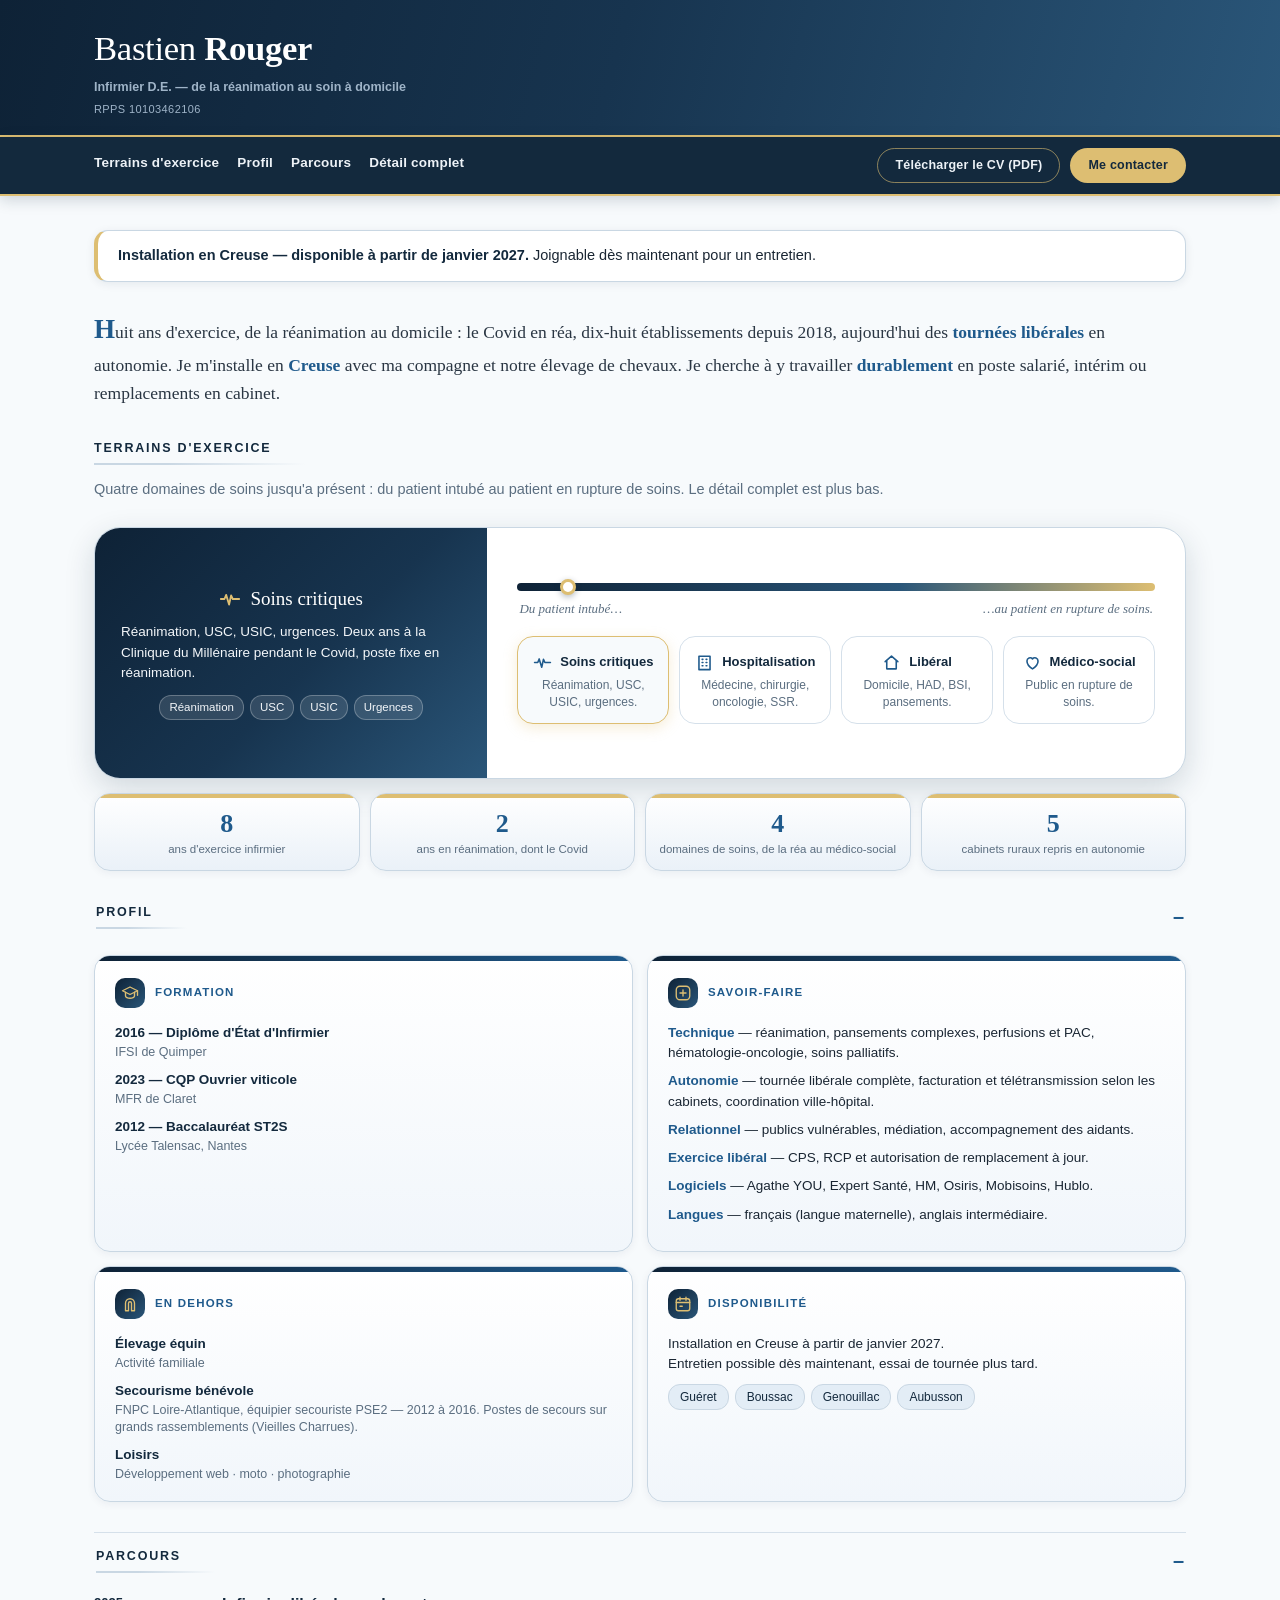
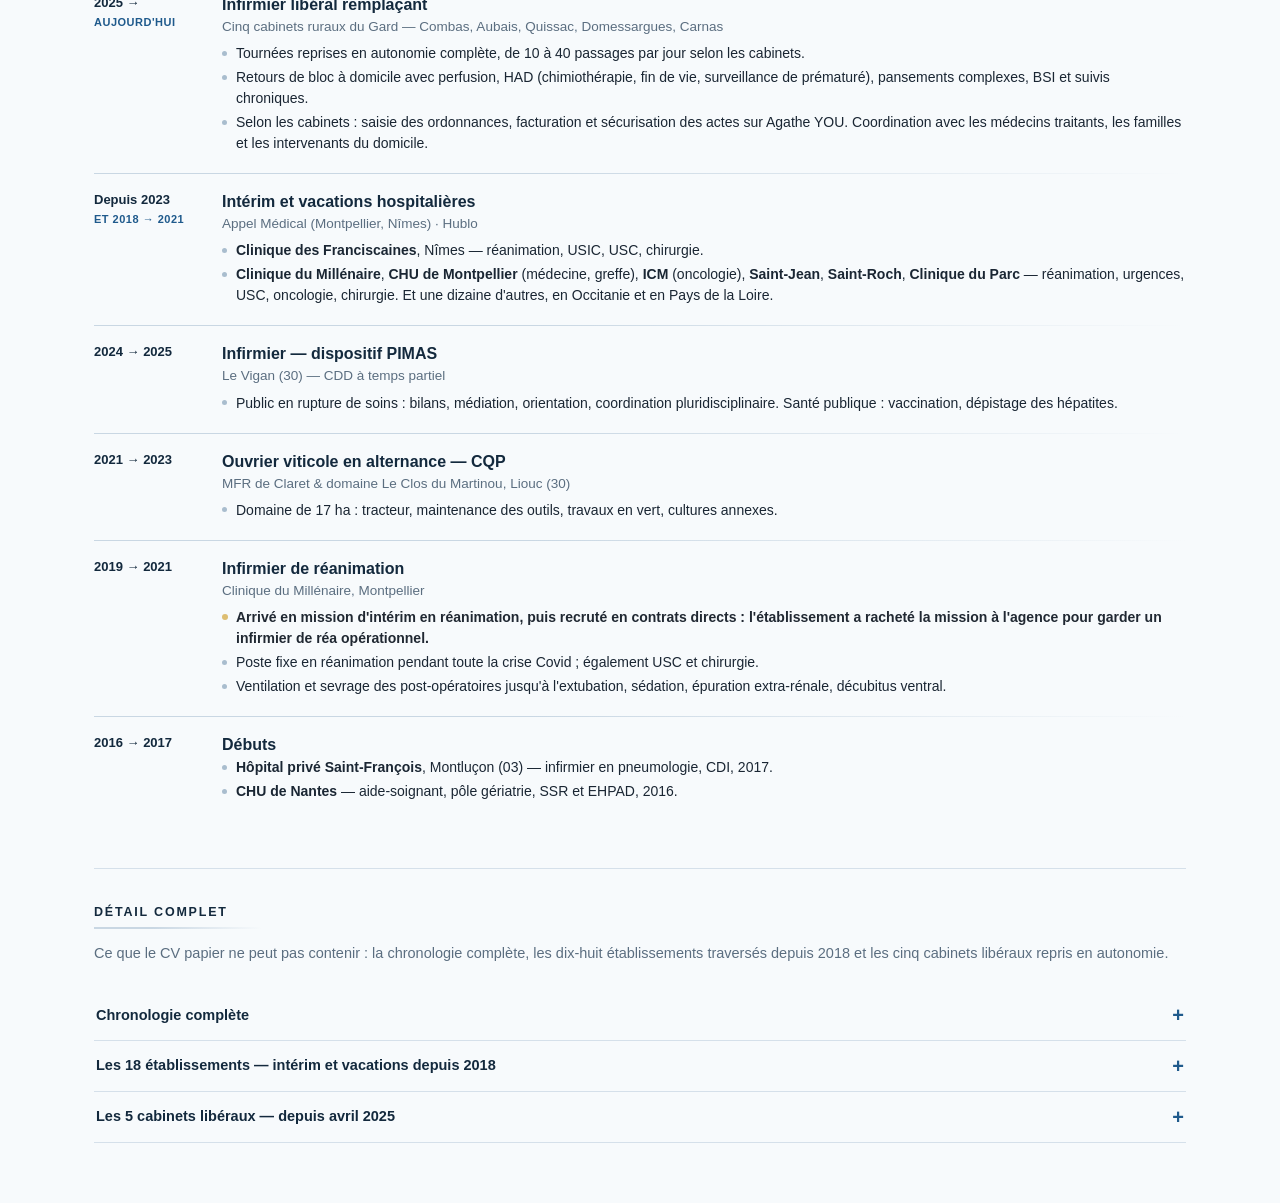
<file: index.html>
<!DOCTYPE html>
<html lang="fr">
<head>
<meta charset="utf-8">
<meta name="viewport" content="width=device-width, initial-scale=1">
<title>Bastien Rouger — Infirmier D.E.</title>
<meta name="description" content="Infirmier D.E., 8 ans d'exercice de la réanimation au domicile. Installation en Creuse à partir de janvier 2027 — disponible pour remplacements, missions et postes.">
<meta property="og:type" content="website">
<meta property="og:title" content="Bastien Rouger — Infirmier D.E.">
<meta property="og:description" content="Infirmier D.E., 8 ans d'exercice de la réanimation au domicile. Installation en Creuse à partir de janvier 2027 — disponible pour remplacements, missions et postes.">
<meta property="og:locale" content="fr_FR">
<meta property="og:url" content="https://bastienrouger-cloud.github.io/CV/">
<meta property="og:image" content="https://bastienrouger-cloud.github.io/CV/og-image.png">
<meta property="og:image:width" content="1200">
<meta property="og:image:height" content="630">
<meta name="twitter:card" content="summary_large_image">
<link rel="icon" href="favicon.svg" type="image/svg+xml">
<link rel="icon" href="favicon.ico" sizes="32x32">
<link rel="apple-touch-icon" href="apple-touch-icon.png">
<meta name="theme-color" content="#13293D">
<script>document.documentElement.className+=" js";</script>
<link rel="stylesheet" href="style.css">
</head>
<body>
<noscript>
<div class="alerte-js" role="alert">
  <strong>JavaScript est désactivé dans votre navigateur.</strong>
  Le panneau des terrains d'exercice, les animations et le bouton « Me contacter » ne fonctionnent pas sans lui ; le reste de la page est lisible.
  Pour me joindre : bastien.rouger <em>[arobase]</em> gmail.com, ou le PDF à télécharger ci-dessus.
</div>
</noscript>

<header class="site">
  <div class="site-inner">
    <div class="identite">
      <p class="nom">Bastien <em>Rouger</em></p>
      <p class="metier">Infirmier D.E. — de la réanimation au soin à domicile</p>
      <p class="rpps">RPPS 10103462106</p>
    </div>
  </div>
</header>

<div class="bandeau-nav">
  <div class="bandeau-inner">
    <nav class="principale">
      <a href="#terrains">Terrains d'exercice</a>
      <a href="#profil">Profil</a>
      <a href="#parcours">Parcours</a>
      <a href="#detail">Détail complet</a>
    </nav>
    <div class="bandeau-actions">
      <a class="bouton-secondaire" href="cv-bastien-rouger.pdf" download>Télécharger le CV (PDF)</a>
      <a class="bouton-contact bandeau-contact" href="#" data-contact>Me contacter</a>
    </div>
  </div>
</div>

<main class="page-corps">

  <p class="mobilite">
    <strong>Installation en Creuse — disponible à partir de janvier 2027.</strong>
    Joignable dès maintenant pour un entretien.
  </p>

  <p class="accroche">
    Huit ans d'exercice, de la réanimation au domicile : le Covid en réa, dix-huit établissements depuis 2018,
    aujourd'hui des <strong>tournées libérales</strong> en autonomie. Je m'installe en <strong>Creuse</strong> avec ma compagne
    et notre élevage de chevaux. Je cherche à y travailler <strong>durablement</strong> en poste salarié, intérim ou remplacements en cabinet.
  </p>

  <h2 class="titre" id="terrains">Terrains d'exercice</h2>
  <p class="chapo chapo-pleine">Quatre domaines de soins jusqu'a présent : du patient intubé au patient en rupture de soins. Le détail complet est plus bas.</p>

  <div class="panneau-terrains">
    <div class="panneau-resume">
      <div class="resume-contenu">
        <div class="resume-entete">
          <span class="resume-icone" id="resume-icone" aria-hidden="true">
            <svg viewBox="0 0 24 24" fill="none" stroke="currentColor" stroke-width="2" stroke-linecap="round" stroke-linejoin="round"><path d="M2 12h4l1.8-4.5L11 18l2.2-10L15 12h7"/></svg>
          </span>
          <h3 class="resume-titre" id="resume-titre">Soins critiques</h3>
        </div>
        <p class="resume-texte" id="resume-texte">Réanimation, USC, USIC, urgences. Deux ans à la Clinique du
        Millénaire pendant le Covid, poste fixe en réanimation.</p>
        <div class="puces" id="resume-tags">
          <span>Réanimation</span><span>USC</span><span>USIC</span><span>Urgences</span>
        </div>
      </div>
    </div>

    <div class="panneau-cases">
      <div class="spectre-jauge"><span class="curseur" style="left:8%"></span></div>
      <p class="legende"><span>Du patient intubé…</span><span>…au patient en rupture de soins.</span></p>

      <div class="cases-domaine">
        <button class="case-domaine actif" data-cible="critiques" type="button">
          <span class="case-entete">
            <span class="case-icone" aria-hidden="true">
              <svg viewBox="0 0 24 24" fill="none" stroke="currentColor" stroke-width="2" stroke-linecap="round" stroke-linejoin="round"><path d="M2 12h4l1.8-4.5L11 18l2.2-10L15 12h7"/></svg>
            </span>
            <span class="case-titre">Soins critiques</span>
          </span>
          <span class="case-desc">Réanimation, USC, USIC, urgences.</span>
        </button>
        <button class="case-domaine" data-cible="hospitalisation" type="button">
          <span class="case-entete">
            <span class="case-icone" aria-hidden="true">
              <svg viewBox="0 0 24 24" fill="none" stroke="currentColor" stroke-width="2" stroke-linecap="round" stroke-linejoin="round"><rect x="5" y="4" width="14" height="17"/><path d="M9 8h1M14 8h1M9 12h1M14 12h1M9 16h1M14 16h1"/></svg>
            </span>
            <span class="case-titre">Hospitalisation</span>
          </span>
          <span class="case-desc">Médecine, chirurgie, oncologie, SSR.</span>
        </button>
        <button class="case-domaine" data-cible="liberal" type="button">
          <span class="case-entete">
            <span class="case-icone" aria-hidden="true">
              <svg viewBox="0 0 24 24" fill="none" stroke="currentColor" stroke-width="2" stroke-linecap="round" stroke-linejoin="round"><path d="M4 11L12 4l8 7"/><path d="M6 10v10h12V10"/></svg>
            </span>
            <span class="case-titre">Libéral</span>
          </span>
          <span class="case-desc">Domicile, HAD, BSI, pansements.</span>
        </button>
        <button class="case-domaine" data-cible="medicosocial" type="button">
          <span class="case-entete">
            <span class="case-icone" aria-hidden="true">
              <svg viewBox="0 0 24 24" fill="none" stroke="currentColor" stroke-width="2" stroke-linecap="round" stroke-linejoin="round"><path d="M12 20s-7-4.4-7-10a4 4 0 0 1 7-2.6A4 4 0 0 1 19 10c0 5.6-7 10-7 10z"/></svg>
            </span>
            <span class="case-titre">Médico-social</span>
          </span>
          <span class="case-desc">Public en rupture de soins.</span>
        </button>
      </div>
    </div>
  </div>

  <div class="chiffres">
    <div><b data-cible="8">8</b><span>ans d'exercice infirmier</span></div>
    <div><b data-cible="2">2</b><span>ans en réanimation, dont le Covid</span></div>
    <div><b data-cible="4">4</b><span>domaines de soins, de la réa au médico-social</span></div>
    <div><b data-cible="5">5</b><span>cabinets ruraux repris en autonomie</span></div>
  </div>

  <details class="section-pliable" id="profil" open>
    <summary class="section-entete">
      <h2 class="titre">Profil</h2>
      <span class="signe"></span>
    </summary>
    <div class="section-corps">
      <div class="profil-grille">

        <div class="profil-carte">
          <h3><span class="carte-icone" aria-hidden="true"><svg viewBox="0 0 24 24" width="18" height="18" fill="none" stroke="currentColor" stroke-width="1.8" stroke-linecap="round" stroke-linejoin="round"><path d="M2 9l10-5 10 5-10 5z"/><path d="M6 11v5c0 1.5 3 3 6 3s6-1.5 6-3v-5"/><path d="M22 9v6"/></svg></span><span>Formation</span></h3>
          <p class="diplome"><b>2016 — Diplôme d'État d'Infirmier</b><span>IFSI de Quimper</span></p>
          <p class="diplome"><b>2023 — CQP Ouvrier viticole</b><span>MFR de Claret</span></p>
          <p class="diplome"><b>2012 — Baccalauréat ST2S</b><span>Lycée Talensac, Nantes</span></p>
        </div>

        <div class="profil-carte">
          <h3><span class="carte-icone" aria-hidden="true"><svg viewBox="0 0 24 24" width="18" height="18" fill="none" stroke="currentColor" stroke-width="1.8" stroke-linecap="round" stroke-linejoin="round"><rect x="3" y="3" width="18" height="18" rx="5"/><path d="M12 8v8M8 12h8"/></svg></span><span>Savoir-faire</span></h3>
          <p class="savoir-ligne"><b class="savoir-label">Technique</b> — réanimation, pansements complexes,
          perfusions et PAC, hématologie-oncologie, soins palliatifs.</p>
          <p class="savoir-ligne"><b class="savoir-label">Autonomie</b> — tournée libérale complète,
          facturation et télétransmission selon les cabinets, coordination ville-hôpital.</p>
          <p class="savoir-ligne"><b class="savoir-label">Relationnel</b> — publics vulnérables,
          médiation, accompagnement des aidants.</p>
          <p class="savoir-ligne"><b class="savoir-label">Exercice libéral</b> — CPS, RCP et autorisation de remplacement à jour.</p>
          <p class="savoir-ligne"><b class="savoir-label">Logiciels</b> — Agathe YOU, Expert Santé, HM, Osiris, Mobisoins, Hublo.</p>
          <p class="savoir-ligne"><b class="savoir-label">Langues</b> — français (langue maternelle), anglais intermédiaire.</p>
        </div>

        <div class="profil-carte">
          <h3><span class="carte-icone" aria-hidden="true"><svg viewBox="0 0 24 24" width="18" height="18" fill="none" stroke="currentColor" stroke-width="1.8" stroke-linecap="round" stroke-linejoin="round"><path d="M6 21V11a6 6 0 0 1 12 0v10h-4V11a2 2 0 0 0-4 0v10z"/></svg></span><span>En dehors</span></h3>
          <p class="diplome"><b>Élevage équin</b><span>Activité familiale</span></p>
          <p class="diplome"><b>Secourisme bénévole</b><span>FNPC Loire-Atlantique, équipier secouriste PSE2 — 2012 à 2016. Postes de secours sur grands rassemblements (Vieilles Charrues).</span></p>
          <p class="diplome"><b>Loisirs</b><span>Développement web · moto · photographie</span></p>
        </div>

        <div class="profil-carte">
          <h3><span class="carte-icone" aria-hidden="true"><svg viewBox="0 0 24 24" width="18" height="18" fill="none" stroke="currentColor" stroke-width="1.8" stroke-linecap="round" stroke-linejoin="round"><rect x="3" y="5" width="18" height="16" rx="3"/><path d="M3 10h18M8 3v4M16 3v4"/><path d="M8 15h3"/></svg></span><span>Disponibilité</span></h3>
          <p>Installation en Creuse à partir de janvier 2027.<br>
          Entretien possible dès maintenant, essai de tournée plus tard.</p>
          <div class="tags tags-espacees">
            <span>Guéret</span><span>Boussac</span><span>Genouillac</span><span>Aubusson</span>
          </div>
        </div>

      </div>
    </div>
  </details>

  <details class="section-pliable" id="parcours" open>
    <summary class="section-entete">
      <h2 class="titre">Parcours</h2>
      <span class="signe"></span>
    </summary>
    <div class="section-corps">

      <article class="poste">
        <div class="dates">2025 → <span class="encours">Aujourd'hui</span></div>
        <div>
          <div class="intitule">Infirmier libéral remplaçant</div>
          <div class="lieu">Cinq cabinets ruraux du Gard — Combas, Aubais, Quissac, Domessargues, Carnas</div>
          <ul>
            <li>Tournées reprises en autonomie complète, de 10 à 40 passages par jour selon les cabinets.</li>
            <li>Retours de bloc à domicile avec perfusion, HAD (chimiothérapie, fin de vie, surveillance de prématuré), pansements complexes, BSI et suivis chroniques.</li>
            <li>Selon les cabinets : saisie des ordonnances, facturation et sécurisation des actes sur Agathe YOU. Coordination avec les médecins traitants, les familles et les intervenants du domicile.</li>
          </ul>
        </div>
      </article>

      <article class="poste">
        <div class="dates">Depuis 2023<br><span class="encours">et 2018 → 2021</span></div>
        <div>
          <div class="intitule">Intérim et vacations hospitalières</div>
          <div class="lieu">Appel Médical (Montpellier, Nîmes) · Hublo</div>
          <ul>
            <li><b>Clinique des Franciscaines</b>, Nîmes — réanimation, USIC, USC, chirurgie.</li>
            <li><b>Clinique du Millénaire</b>, <b>CHU de Montpellier</b> (médecine, greffe), <b>ICM</b> (oncologie), <b>Saint-Jean</b>, <b>Saint-Roch</b>, <b>Clinique du Parc</b> — réanimation, urgences, USC, oncologie, chirurgie. Et une dizaine d'autres, en Occitanie et en Pays de la Loire.</li>
          </ul>
        </div>
      </article>

      <article class="poste">
        <div class="dates">2024 → 2025</div>
        <div>
          <div class="intitule">Infirmier — dispositif PIMAS</div>
          <div class="lieu">Le Vigan (30) — CDD à temps partiel</div>
          <ul>
            <li>Public en rupture de soins : bilans, médiation, orientation, coordination pluridisciplinaire. Santé publique : vaccination, dépistage des hépatites.</li>
          </ul>
        </div>
      </article>

      <article class="poste">
        <div class="dates">2021 → 2023</div>
        <div>
          <div class="intitule">Ouvrier viticole en alternance — CQP</div>
          <div class="lieu">MFR de Claret &amp; domaine Le Clos du Martinou, Liouc (30)</div>
          <ul>
            <li>Domaine de 17 ha : tracteur, maintenance des outils, travaux en vert, cultures annexes.</li>
          </ul>
        </div>
      </article>

      <article class="poste">
        <div class="dates">2019 → 2021</div>
        <div>
          <div class="intitule">Infirmier de réanimation</div>
          <div class="lieu">Clinique du Millénaire, Montpellier</div>
          <ul>
            <li class="fort">Arrivé en mission d'intérim en réanimation, puis recruté en contrats directs : l'établissement a racheté la mission à l'agence pour garder un infirmier de réa opérationnel.</li>
            <li>Poste fixe en réanimation pendant toute la crise Covid ; également USC et chirurgie.</li>
            <li>Ventilation et sevrage des post-opératoires jusqu'à l'extubation, sédation, épuration extra-rénale, décubitus ventral.</li>
          </ul>
        </div>
      </article>

      <article class="poste">
        <div class="dates">2016 → 2017</div>
        <div>
          <div class="intitule">Débuts</div>
          <ul>
            <li><b>Hôpital privé Saint-François</b>, Montluçon (03) — infirmier en pneumologie, CDI, 2017.</li>
            <li><b>CHU de Nantes</b> — aide-soignant, pôle gériatrie, SSR et EHPAD, 2016.</li>
          </ul>
        </div>
      </article>

    </div>
  </details>

  <h2 class="titre" id="detail">Détail complet</h2>
  <p class="chapo chapo-pleine">Ce que le CV papier ne peut pas contenir : la chronologie complète, les dix-huit établissements
  traversés depuis 2018 et les cinq cabinets libéraux repris en autonomie.</p>

  <details class="accordeon">
    <summary>Chronologie complète<span class="signe"></span></summary>
    <div class="accordeon-corps">

      <div class="chrono-groupe">
        <h3>Avant le diplôme</h3>
        <div class="chrono-item">
          <div class="periode">2012 → 2016</div>
          <div>Équipier secouriste bénévole, FNPC Loire-Atlantique. Postes de secours sur grands rassemblements (Vieilles Charrues, Couvre-Feu).</div>
        </div>
        <div class="chrono-item">
          <div class="periode">2012</div>
          <div>Baccalauréat ST2S, lycée Talensac, Nantes.</div>
        </div>
      </div>

      <div class="chrono-groupe">
        <h3>Débuts</h3>
        <div class="chrono-item">
          <div class="periode">Été → déc. 2016</div>
          <div>Aide-soignant, CHU de Nantes — pôle gériatrie, médecine SSR, EHPAD.</div>
        </div>
        <div class="chrono-item">
          <div class="periode">Décembre 2016</div>
          <div>Diplôme d'État d'Infirmier, IFSI de Quimper.</div>
        </div>
        <div class="chrono-item">
          <div class="periode">Mars → déc. 2017</div>
          <div>IDE en pneumologie, Hôpital privé Saint-François, Montluçon (03), en CDI.</div>
        </div>
      </div>

      <div class="chrono-groupe">
        <h3>Intérim et Montpellier</h3>
        <div class="chrono-item">
          <div class="periode">Jan. → avr. 2018</div>
          <div>Intérim, Appel Médical Nantes.</div>
        </div>
        <div class="chrono-item">
          <div class="periode">Avril 2018</div>
          <div>Installation à Montpellier.</div>
        </div>
        <div class="chrono-item">
          <div class="periode">2018 → 2019</div>
          <div>Intérim exclusif, beaucoup d'urgences.</div>
        </div>
        <div class="chrono-item">
          <div class="periode">2019</div>
          <div>Premiers remplacements à la Clinique du Millénaire en intérim, puis en contrats directs.</div>
        </div>
        <div class="chrono-item">
          <div class="periode">2020</div>
          <div>Crise Covid, poste fixe en réanimation au Millénaire.</div>
        </div>
        <div class="chrono-item">
          <div class="periode">Avril 2021</div>
          <div>Ouverture à l'agence Appel Médical de Nîmes, notamment la Clinique des Franciscaines (réanimation cardiaque).</div>
        </div>
      </div>

      <div class="chrono-groupe">
        <h3>Parenthèse viticole</h3>
        <div class="chrono-item">
          <div class="periode">2021 → 2023</div>
          <div>CQP Ouvrier viticole, MFR de Claret. Ouvrier au domaine Le Clos du Martinou, Liouc (30) — domaine de 17 ha : conduite de tracteur, maintenance des outils, travaux en vert, cultures annexes.</div>
        </div>
        <div class="chrono-item">
          <div class="periode">2023</div>
          <div>Rencontre de ma compagne et de ses chevaux — naissance du projet d'élevage et de ferme commune, à l'origine de l'installation en Creuse.</div>
        </div>
      </div>

      <div class="chrono-groupe">
        <h3>Reprise</h3>
        <div class="chrono-item">
          <div class="periode">Juin 2023</div>
          <div>Reprise de l'exercice infirmier — missions Appel Médical.</div>
        </div>
        <div class="chrono-item">
          <div class="periode">2023 → 2024</div>
          <div>Inscription sur Hublo, missions régulières en SSR hématologie, oncologie et soins palliatifs.</div>
        </div>
        <div class="chrono-item">
          <div class="periode">Nov. 2024 → oct. 2025</div>
          <div>CDD à temps partiel, dispositif PIMAS, Le Vigan (30) — infirmier nomade auprès d'un public en rupture de soins.</div>
        </div>
        <div class="chrono-item">
          <div class="periode">Avril 2025</div>
          <div>Début de l'activité libérale (remplacements).</div>
        </div>
        <div class="chrono-item">
          <div class="periode">Octobre 2025</div>
          <div>Arrêt de la PIMAS pour se consacrer au libéral.</div>
        </div>
        <div class="chrono-item">
          <div class="periode">Depuis 2026</div>
          <div>Majoritairement libéral (Combas, Carnas), quelques missions d'intérim.</div>
        </div>
      </div>

    </div>
  </details>

  <details class="accordeon">
    <summary>Les 18 établissements — intérim et vacations depuis 2018<span class="signe"></span></summary>
    <div class="accordeon-corps">
      <table class="tableau">
        <thead><tr><th>Établissement</th><th>Dép.</th><th>Services</th></tr></thead>
        <tbody>
          <tr><td>Clinique Jules Verne, Nantes</td><td>44</td><td>Réanimation, médecine</td></tr>
          <tr><td>Clinique de la Croix-Rouge, Nantes</td><td>44</td><td>SSR</td></tr>
          <tr><td>CH de Saint-Nazaire</td><td>44</td><td>Urgences, médecine</td></tr>
          <tr><td>Clinique de l'Atlantique, Nantes</td><td>44</td><td>Chirurgie</td></tr>
          <tr><td>Clinique de Lunel</td><td>30</td><td>Urgences</td></tr>
          <tr><td class="fort">Clinique du Millénaire, Montpellier</td><td>34</td><td>Réanimation (contrats directs)</td></tr>
          <tr><td>Clinique Saint-Roch</td><td>34</td><td>Urgences, USC, chirurgie</td></tr>
          <tr><td>CHU de Montpellier</td><td>34</td><td>Médecine, greffe, chirurgie</td></tr>
          <tr><td>Clinique Saint-Jean</td><td>34</td><td>Urgences, SPU, USC/réa, chirurgie</td></tr>
          <tr><td>Clinique Clémentville</td><td>34</td><td>USC, oncologie</td></tr>
          <tr><td>Clinique Beausoleil</td><td>34</td><td>Chirurgie</td></tr>
          <tr><td>Clinique du Parc</td><td>34</td><td>Urgences, USC, oncologie</td></tr>
          <tr><td>Polyclinique Grand Sud</td><td>30</td><td>USC, chirurgie</td></tr>
          <tr><td class="fort">Clinique des Franciscaines, Nîmes</td><td>30</td><td>USC, réanimation, USIC, chirurgie</td></tr>
          <tr><td>Clinique Saint-Louis, Ganges</td><td>34</td><td>Médecine, chirurgie</td></tr>
          <tr><td>SSR de Quissac</td><td>30</td><td>SSR</td></tr>
          <tr><td>ICM — Institut du Cancer de Montpellier</td><td>34</td><td>Médecine</td></tr>
          <tr><td>Mas du Rochet</td><td>34</td><td>SSR hématologie, oncologie, soins palliatifs</td></tr>
        </tbody>
      </table>
      <p class="note">Agences : Appel Médical (Nantes, Montpellier, Nîmes) et Hublo.</p>
    </div>
  </details>

  <details class="accordeon">
    <summary>Les 5 cabinets libéraux — depuis avril 2025<span class="signe"></span></summary>
    <div class="accordeon-corps">
      <table class="tableau">
        <thead><tr><th>Cabinet</th><th>Période</th><th>Profil de tournée</th><th>Volume</th></tr></thead>
        <tbody>
          <tr>
            <td class="fort">Combas</td>
            <td>Avril 2025 → en cours</td>
            <td>Soins très variés : retours de bloc à domicile avec perfusion, HAD chimiothérapie, fin de vie, surveillance de prématuré. Tournée variée, peu de BSI.</td>
            <td>20 à 40 patients/jour. 1 week-end par mois + vacances et dépannages.</td>
          </tr>
          <tr>
            <td>Aubais</td>
            <td>2025</td>
            <td>Équilibrée entre BSI et pansements/perfusions.</td>
            <td>~20 passages/jour. 1 week-end + quelques jours.</td>
          </tr>
          <tr>
            <td>Quissac</td>
            <td>Été 2025</td>
            <td>2 tournées le matin, 1 l'après-midi ; les deux tournées du matin regroupées le week-end.</td>
            <td>Dépannage vacances.</td>
          </tr>
          <tr>
            <td>Domessargues</td>
            <td>Février → septembre 2026</td>
            <td>Principalement des BSI.</td>
            <td>~10 BSI/jour, 8 à 10 jours/mois.</td>
          </tr>
          <tr>
            <td class="fort">Carnas</td>
            <td>Juillet 2026 → en cours</td>
            <td>Tournée en développement.</td>
            <td>Selon les besoins du cabinet.</td>
          </tr>
        </tbody>
      </table>
      <p class="note">Cinq cabinets depuis avril 2025 : la capacité à reprendre n'importe quelle tournée dès le premier jour.
      Aujourd'hui, Combas et Carnas.</p>
    </div>
  </details>

</main>

<a class="contact-mobile" href="#" data-contact>Me contacter</a>

<script>
(function(){
  var svgPouls = '<svg viewBox="0 0 24 24" fill="none" stroke="currentColor" stroke-width="2" stroke-linecap="round" stroke-linejoin="round"><path d="M2 12h4l1.8-4.5L11 18l2.2-10L15 12h7"/></svg>';
  var svgBatiment = '<svg viewBox="0 0 24 24" fill="none" stroke="currentColor" stroke-width="2" stroke-linecap="round" stroke-linejoin="round"><rect x="5" y="4" width="14" height="17"/><path d="M9 8h1M14 8h1M9 12h1M14 12h1M9 16h1M14 16h1"/></svg>';
  var svgMaison = '<svg viewBox="0 0 24 24" fill="none" stroke="currentColor" stroke-width="2" stroke-linecap="round" stroke-linejoin="round"><path d="M4 11L12 4l8 7"/><path d="M6 10v10h12V10"/></svg>';

  var svgCoeur = '<svg viewBox="0 0 24 24" fill="none" stroke="currentColor" stroke-width="2" stroke-linecap="round" stroke-linejoin="round"><path d="M12 20s-7-4.4-7-10a4 4 0 0 1 7-2.6A4 4 0 0 1 19 10c0 5.6-7 10-7 10z"/></svg>';

  var domaines = {
    critiques: {
      icone: svgPouls,
      titre: 'Soins critiques',
      texte: "Réanimation, USC, USIC, urgences. Deux ans à la Clinique du Millénaire pendant le Covid, poste fixe en réanimation.",
      tags: ['Réanimation','USC','USIC','Urgences'],
      position: '8%'
    },
    hospitalisation: {
      icone: svgBatiment,
      titre: 'Hospitalisation',
      texte: "Médecine, chirurgie, oncologie, SSR. Du CHU de Montpellier à l'Institut du Cancer, en cliniques comme à l'hôpital.",
      tags: ['Médecine','Chirurgie','Oncologie','SSR'],
      position: '36%'
    },
    liberal: {
      icone: svgMaison,
      titre: 'Libéral',
      texte: "Tournées complètes reprises en autonomie, dans cinq cabinets ruraux du Gard depuis 2025.",
      tags: ['Domicile','HAD','BSI','Pansements'],
      position: '64%'
    },
    medicosocial: {
      icone: svgCoeur,
      titre: 'Médico-social',
      texte: "Un an au dispositif PIMAS, auprès d'un public en rupture de soins : bilans, médiation, orientation.",
      tags: ['Rupture de soins','Médiation','Santé publique'],
      position: '92%'
    }
  };

  var cases = document.querySelectorAll('.case-domaine');
  var curseur = document.querySelector('.spectre-jauge .curseur');
  var elIcone = document.getElementById('resume-icone');
  var elTitre = document.getElementById('resume-titre');
  var elTexte = document.getElementById('resume-texte');
  var elTags = document.getElementById('resume-tags');

  function selectionner(cle){
    var d = domaines[cle];
    if(!d) return;
    elIcone.innerHTML = d.icone;
    elTitre.textContent = d.titre;
    elTexte.textContent = d.texte;
    elTags.innerHTML = '';
    d.tags.forEach(function(t){
      var s = document.createElement('span');
      s.textContent = t;
      elTags.appendChild(s);
    });
    cases.forEach(function(btn){
      btn.classList.toggle('actif', btn.getAttribute('data-cible') === cle);
    });
    if(curseur) curseur.style.left = d.position;
  }

  cases.forEach(function(btn){
    var cle = btn.getAttribute('data-cible');
    btn.addEventListener('mouseenter', function(){ selectionner(cle); });
    btn.addEventListener('click', function(){ selectionner(cle); });
    btn.addEventListener('focus', function(){ selectionner(cle); });
  });
})();

(function(){
  var chiffres = document.querySelectorAll('.chiffres b[data-cible]');
  var conteneur = document.querySelector('.chiffres');
  if(!chiffres.length || !conteneur) return;
  var anime = false;
  function lancer(){
    if(anime) return;
    anime = true;
    chiffres.forEach(function(el){
      var cible = parseInt(el.getAttribute('data-cible'), 10);
      var t0 = null, duree = 800;
      function pas(t){
        if(!t0) t0 = t;
        var progres = Math.min((t - t0) / duree, 1);
        el.textContent = Math.round(progres * cible);
        if(progres < 1) requestAnimationFrame(pas);
      }
      requestAnimationFrame(pas);
    });
  }
  if('IntersectionObserver' in window){
    var obs = new IntersectionObserver(function(entrees){
      entrees.forEach(function(e){ if(e.isIntersecting) lancer(); });
    }, { threshold: .4 });
    obs.observe(conteneur);
  } else {
    lancer();
  }
})();

(function(){
  function ouvrirCible(){
    var id = location.hash.replace('#', '');
    if(!id) return;
    var el = document.getElementById(id);
    if(el && el.tagName === 'DETAILS' && !el.open) el.open = true;
  }
  window.addEventListener('hashchange', ouvrirCible);
  ouvrirCible();
})();
</script>
<script>
/* Adresse assemblée à l'affichage : elle n'apparaît pas telle quelle dans le code de la page. */
(function(){
  var a = ['bastien.rouger', 'gmail.com'].join('@');
  var lien = 'mailto:' + a + '?subject=' + encodeURIComponent('Contact depuis le site') + '&body=' + encodeURIComponent('Bonjour Bastien,\n\n');
  var liens = document.querySelectorAll('[data-contact]');
  for (var i = 0; i < liens.length; i++) liens[i].setAttribute('href', lien);
})();
</script>

</body>
</html>
</file>
<file: style.css>
/* ============================================================
   Bastien Rouger — CV en ligne
   Système visuel repris du CV PDF (cv-bastien-rouger-2027.html) : bleus + un doré
   ============================================================ */

:root{
  /* Bleus */
  --nuit:#0E2236;
  --fonce:#13293D;
  --fonce-clair:#1F3E58;
  --bleu:#1F5A8C;          /* mots et libellés mis en évidence */
  --bleu-filet:#C9D7E3;    /* contours, filets */
  --papier:#F7FAFC;        /* blanc légèrement bleuté */
  --clair:#EDF2F7;
  --clair-sourd:#9FB4C8;
  --encre:#1A2633;
  --sourd:#5B6E80;
  --filet:#D5E0EA;
  /* Un seul doré (graphismes et fonds sombres, jamais en texte sur fond clair) */
  --or:#DDBE72;
}

*{ box-sizing:border-box; margin:0; padding:0; }

html{ scroll-behavior:smooth; }

body{
  background:var(--papier);
  color:var(--encre);
  font-family:"Segoe UI", -apple-system, BlinkMacSystemFont, Roboto, Helvetica, Arial, sans-serif;
  line-height:1.5;
  font-size:15.5px;
}

a{ color:inherit; }

.serif{ font-family:Georgia,"Iowan Old Style","Times New Roman",serif; }

/* ---------------- En-tête / nav ---------------- */
header.site{
  background:linear-gradient(105deg,var(--nuit) 0%,#17344F 48%,#2A5679 100%);
  color:var(--clair);
  border-bottom:2px solid var(--or);
}
.site-inner{
  max-width:1140px; margin:0 auto; padding:22px 24px 18px;
}
.identite .nom{
  font-family:Georgia,"Iowan Old Style","Times New Roman",serif;
  font-size:26pt; font-weight:400; color:#fff; letter-spacing:-.3px;
}
.identite .nom em{ font-style:normal; font-weight:700; color:#fff; }
.identite .metier{
  margin-top:4px; font-size:12.5px; color:var(--clair-sourd); font-weight:600;
}
.identite .rpps{
  margin-top:4px; font-size:11px; color:var(--clair-sourd); letter-spacing:.4px;
}

/* ---------------- Bandeau nav (sticky) ---------------- */
.bandeau-nav{
  position:sticky; top:0; z-index:40;
  background:var(--fonce);
  border-bottom:2px solid var(--or);
  box-shadow:0 4px 14px rgba(19,41,61,.18);
}
.bandeau-inner{
  max-width:1140px; margin:0 auto; padding:11px 24px;
  display:flex; align-items:center; justify-content:space-between; gap:16px; flex-wrap:wrap;
}
nav.principale{ display:flex; gap:18px; font-size:13.5px; font-weight:600; letter-spacing:.2px; }
nav.principale a{
  text-decoration:none; color:var(--clair); padding-bottom:3px; border-bottom:2px solid transparent;
}
nav.principale a:hover, nav.principale a.actif{ border-bottom-color:var(--or); color:#fff; }

.bouton-contact{
  display:inline-block; font-size:12.5px; font-weight:700; letter-spacing:.2px;
  padding:8px 18px; border-radius:20px; white-space:nowrap;
  background:var(--or); color:var(--fonce); text-decoration:none;
  transition:filter .15s ease, transform .1s ease;
}
.bouton-contact:hover{ filter:brightness(1.07); }
.bouton-contact:active{ transform:scale(.96); }

.bandeau-actions{ display:flex; align-items:center; gap:10px; flex-wrap:wrap; }

.bouton-secondaire{
  display:inline-block; font-size:12.5px; font-weight:700; letter-spacing:.2px;
  padding:7px 17px; border-radius:20px; white-space:nowrap;
  background:transparent; color:var(--clair); text-decoration:none;
  border:1.5px solid rgba(221,190,114,.6);
  transition:border-color .15s ease, background .15s ease, transform .1s ease;
}
.bouton-secondaire:hover{ border-color:var(--or); background:rgba(255,255,255,.06); }
.bouton-secondaire:active{ transform:scale(.96); }

/* Bouton contact fixe, mobile uniquement */
.contact-mobile{
  display:none;
  position:fixed; left:0; right:0; bottom:0; z-index:60;
  text-align:center; padding:14px 16px; font-size:14.5px; font-weight:700; letter-spacing:.2px;
  background:var(--or); color:var(--fonce); text-decoration:none;
  box-shadow:0 -6px 18px rgba(19,41,61,.28);
}

/* Ancrage des sections sous le bandeau sticky */
[id]{ scroll-margin-top:90px; }

/* ---------------- Conteneur ---------------- */
main.page-corps{ max-width:1140px; margin:0 auto; padding:34px 24px 60px; }

/* ---------------- Bandeau mobilité ---------------- */
.mobilite{
  padding:14px 20px; border-radius:14px; margin-bottom:26px;
  background:#fff; border:1px solid var(--bleu-filet); border-left:4px solid var(--or);
  box-shadow:0 2px 10px rgba(19,41,61,.08);
  font-size:14.5px;
}
.mobilite strong{ color:var(--fonce); }

/* ---------------- Accroche ---------------- */
.accroche{
  font-family:Georgia,"Iowan Old Style","Times New Roman",serif;
  font-size:17.5px; line-height:1.6; color:#2A3643; margin-bottom:28px;
}
.accroche::first-letter{
  font-size:1.55em;
  font-weight:700;
  color:var(--bleu);
}
.accroche strong{ font-weight:700; color:var(--bleu); }

/* ---------------- Titres de section ---------------- */
h2.titre{
  margin:34px 0 14px;
  font-size:12.5px; font-weight:700; letter-spacing:1.8px; text-transform:uppercase;
  color:var(--fonce);
  display:inline-block; padding-right:34px; padding-bottom:7px;
  background:linear-gradient(90deg,var(--bleu-filet) 0%,var(--bleu-filet) 35%,var(--papier) 100%) no-repeat 0 100% / 100% 2px;
}
main.page-corps > h2.titre:first-of-type{ margin-top:0; }

h1.titre-page{
  font-family:Georgia,"Iowan Old Style","Times New Roman",serif;
  font-size:24px; color:var(--fonce); margin-bottom:6px;
}
p.chapo{ color:var(--sourd); font-size:14.5px; margin-bottom:26px; max-width:640px; }
p.chapo.chapo-pleine{ max-width:none; }

/* ---------------- Terrains d'exercice : panneau interactif ---------------- */
.panneau-terrains{
  display:grid; grid-template-columns:36% 1fr;
  border-radius:26px; overflow:hidden; margin-bottom:8px;
  box-shadow:0 10px 30px rgba(19,41,61,.16);
  border:1px solid var(--bleu-filet);
  background:#fff;
}

.panneau-resume{
  position:relative; overflow:hidden; height:250px;
  background:linear-gradient(135deg,var(--nuit) 0%,#17344F 55%,#2A5679 100%);
  color:var(--clair);
  padding:24px 26px;
  display:flex; align-items:center;
}
.resume-contenu{ position:relative; z-index:1; max-height:100%; overflow:hidden; width:100%; text-align:center; }
.resume-entete{ display:flex; align-items:center; justify-content:center; gap:9px; margin-bottom:9px; }
.resume-icone{
  display:inline-flex; width:22px; height:22px; color:var(--or); flex:none;
}
.resume-icone svg{ width:100%; height:100%; }
.resume-titre{
  font-family:Georgia,"Iowan Old Style","Times New Roman",serif;
  font-size:19px; font-weight:400; color:#fff;
}
.resume-texte{
  font-size:13.5px; line-height:1.5; color:#F4F7FA; margin-bottom:12px;
  text-align:left;
  display:-webkit-box; -webkit-box-orient:vertical; -webkit-line-clamp:3; overflow:hidden;
  max-height:4.6em;
}
.resume-contenu .puces{ display:flex; flex-wrap:wrap; justify-content:center; gap:6px; }
.resume-contenu .puces span{
  font-size:11.5px; color:#F4F7FA; background:rgba(255,255,255,.12);
  border:1px solid rgba(255,255,255,.26); border-radius:12px; padding:3px 9px; white-space:nowrap;
}

.panneau-cases{ padding:28px 30px 26px; display:flex; flex-direction:column; justify-content:center; min-height:250px; }

.spectre-jauge{
  position:relative; height:8px; border-radius:5px; margin-bottom:6px;
  background:linear-gradient(90deg,var(--nuit) 0%,#2A5679 60%,var(--or) 100%);
}
.spectre-jauge .curseur{
  position:absolute; top:50%; width:16px; height:16px; border-radius:50%;
  background:#fff; border:3px solid var(--or); transform:translate(-50%,-50%);
  transition:left .3s ease; box-shadow:0 2px 6px rgba(19,41,61,.32);
}
.legende{
  margin:2px 0 18px; padding:0 2px; font-size:13px; color:var(--sourd); font-style:italic;
  font-family:Georgia,"Iowan Old Style","Times New Roman",serif;
  display:flex; justify-content:space-between; flex-wrap:wrap; gap:4px;
}

.cases-domaine{ display:grid; grid-template-columns:repeat(4,1fr); gap:10px; }
.case-domaine{
  text-align:center; font:inherit; cursor:pointer; background:#fff; border:1.5px solid var(--filet);
  border-radius:16px; padding:15px 10px 13px; display:flex; flex-direction:column; align-items:center; gap:5px;
  transition:border-color .15s ease, box-shadow .15s ease, transform .1s ease, background .15s ease;
}
.case-domaine:hover, .case-domaine:focus-visible{
  border-color:var(--or); box-shadow:0 4px 14px rgba(19,41,61,.10); transform:translateY(-1px);
}
.case-domaine.actif{
  border-color:var(--or); background:var(--papier); box-shadow:0 4px 14px rgba(221,190,114,.28);
}
.case-entete{ display:flex; align-items:center; justify-content:center; gap:8px; }
.case-icone{ display:inline-flex; width:19px; height:19px; color:var(--bleu); }
.case-icone svg{ width:100%; height:100%; }
.case-titre{ font-weight:700; color:var(--fonce); font-size:13px; }
.case-desc{ font-size:12px; color:var(--sourd); line-height:1.4; }

/* ---------------- Profil (formation, savoir-faire, en dehors, disponibilité) ---------------- */
.profil-grille{ display:grid; grid-template-columns:repeat(2,1fr); gap:14px; margin-top:6px; }
.profil-carte{
  position:relative; overflow:hidden;
  background:linear-gradient(180deg,#fff 0%,#F1F6FB 100%);
  border:1px solid var(--bleu-filet); border-radius:16px; padding:22px 20px 18px;
  box-shadow:0 2px 8px rgba(19,41,61,.06);
}
.profil-carte::before{
  content:""; position:absolute; left:0; right:0; top:0; height:5px;
  background:linear-gradient(90deg,var(--nuit) 0%,var(--bleu) 100%);
}
.profil-carte h3{
  display:flex; align-items:center; gap:10px;
  font-size:11.5px; font-weight:700; letter-spacing:1.2px; text-transform:uppercase;
  color:var(--bleu); margin-bottom:15px;
}
.carte-icone{
  display:inline-flex; align-items:center; justify-content:center; flex:none;
  width:30px; height:30px; border-radius:10px; color:var(--or);
  background:linear-gradient(135deg,var(--nuit) 0%,#2A5679 100%);
}
.profil-carte p{ font-size:13.5px; line-height:1.5; }
.profil-carte .diplome{ margin-bottom:9px; }
.profil-carte .diplome:last-child{ margin-bottom:0; }
.profil-carte .diplome b{ display:block; color:var(--fonce); font-weight:700; font-size:13.5px; }
.profil-carte .diplome span{ display:block; color:var(--sourd); font-size:12.5px; line-height:1.35; margin-top:1px; }
.profil-carte .tags{ display:flex; flex-wrap:wrap; gap:6px; }
.profil-carte .tags span{
  font-size:12px; padding:3px 11px; background:#E3EDF6; border:1px solid var(--bleu-filet);
  border-radius:12px; color:var(--fonce);
}
.profil-carte .tags.tags-espacees{ margin-top:10px; }
.profil-carte .savoir-ligne{ margin-bottom:8px; }
.profil-carte .savoir-label{ color:var(--bleu); }

/* ---------------- Chiffres ---------------- */
.chiffres{
  display:grid; grid-template-columns:repeat(4,1fr); gap:10px; margin-top:14px;
}
.chiffres div{
  position:relative; overflow:hidden;
  background:linear-gradient(180deg,#fff 0%,#EAF1F8 100%); border:1px solid var(--bleu-filet);
  border-radius:16px; padding:17px 8px 14px; text-align:center;
  box-shadow:0 2px 8px rgba(19,41,61,.06);
}
.chiffres div::before{
  content:""; position:absolute; left:0; right:0; top:0; height:4px;
  background:var(--or);
}
.chiffres b{
  display:block; font-family:Georgia,"Iowan Old Style","Times New Roman",serif;
  font-size:26px; font-weight:700; color:var(--bleu); line-height:1;
}
.chiffres span{ display:block; margin-top:5px; font-size:11.5px; color:var(--sourd); line-height:1.25; }

/* ---------------- Parcours (timeline) ---------------- */
.poste{
  display:grid; grid-template-columns:110px 1fr; gap:18px;
  padding-bottom:17px; margin-bottom:16px;
  background:linear-gradient(90deg,var(--bleu-filet) 0%,var(--bleu-filet) 40%,var(--papier) 100%) no-repeat 0 100% / 100% 1px;
}
.poste:last-child{ background:none; }
.dates{ font-size:13px; font-weight:700; color:var(--fonce); line-height:1.3; padding-top:2px; }
.dates .encours{
  display:inline-block; margin-top:3px; font-weight:700; color:var(--bleu);
  font-size:11px; text-transform:uppercase; letter-spacing:.5px;
}
.intitule{ font-size:16px; font-weight:700; color:var(--fonce); }
.lieu{ font-size:13.5px; color:var(--sourd); margin-bottom:6px; }
.poste ul{ list-style:none; }
.poste li{ padding-left:14px; position:relative; margin-bottom:3px; font-size:14px; }
.poste li::before{
  content:""; position:absolute; left:0; top:.55em;
  width:5px; height:5px; border-radius:50%; background:#A9BDCE;
}
.poste li.fort{ font-weight:600; color:#202832; }
.poste li.fort::before{ background:var(--or); width:6px; height:6px; top:.5em; }
.poste li b{ font-weight:700; }

/* ---------------- Sections déroulantes (style commun) ---------------- */
/* Utilisé par .section-pliable (Profil, Parcours) et .accordeon (Détail complet) : */
/* même logique de +/-, mêmes séparateurs, seule la taille du titre change. */

.section-pliable, .accordeon{ border-bottom:1px solid var(--filet); }
.section-pliable:first-of-type{ margin-top:18px; }

.section-entete, .accordeon summary{
  list-style:none; cursor:pointer;
  display:flex; align-items:center; justify-content:space-between; gap:14px;
  padding:14px 2px;
  transition:color .15s ease;
}
.section-entete::-webkit-details-marker, .accordeon summary::-webkit-details-marker{ display:none; }

.section-entete h2.titre{ margin:0; }
.section-entete:hover h2.titre{ color:var(--bleu); }

.accordeon summary{ font-weight:700; color:var(--fonce); font-size:14.5px; }
.accordeon summary:hover{ color:var(--bleu); }

.signe{ flex:none; color:var(--bleu); font-size:20px; font-weight:700; line-height:1; }
.signe::before{ content:"+"; }
details[open] > summary .signe::before{ content:"–"; }

.section-corps{ padding:6px 0 30px; }
.accordeon-corps{ padding:4px 2px 24px; }
.accordeon-corps > *:last-child{ margin-bottom:0; }

/* ---------------- Tableaux (page parcours) ---------------- */
table.tableau{
  width:100%; border-collapse:collapse; font-size:13.5px; margin-bottom:8px;
  background:#fff; box-shadow:0 2px 8px rgba(19,41,61,.05);
  border-radius:14px; overflow:hidden;
  border:1px solid var(--bleu-filet); border-collapse:separate; border-spacing:0;
}
table.tableau th, table.tableau td{
  text-align:left; padding:9px 12px; border-bottom:1px solid var(--filet);
  vertical-align:top;
}
table.tableau th{
  background:var(--fonce); color:var(--clair); font-size:10.5px; text-transform:uppercase;
  letter-spacing:.8px; font-weight:700;
}
table.tableau tr:last-child td{ border-bottom:0; }
table.tableau td.fort{ font-weight:700; color:var(--fonce); }

.note{
  font-size:13px; color:var(--sourd); font-style:italic; margin:10px 0 24px;
}

/* ---------------- Chronologie détaillée ---------------- */
.chrono-groupe{ margin-bottom:26px; }
.chrono-groupe h3{
  font-family:Georgia,"Iowan Old Style","Times New Roman",serif;
  font-size:15px; color:var(--bleu); margin-bottom:10px;
}
.chrono-item{ display:grid; grid-template-columns:120px 1fr; gap:16px; margin-bottom:10px; font-size:14px; }
.chrono-item .periode{ font-weight:700; color:var(--fonce); font-size:13px; }

/* ---------------- Responsive ---------------- */
@media (max-width:1040px){
  .cases-domaine{ grid-template-columns:repeat(2,1fr); }
}
@media (max-width:680px){
  main.page-corps{ padding:26px 18px 90px; }
  .chiffres{ grid-template-columns:repeat(2,1fr); }
  .poste{ grid-template-columns:1fr; gap:4px; }
  .chrono-item{ grid-template-columns:1fr; gap:2px; }
  table.tableau{ font-size:12.5px; display:block; overflow-x:auto; -webkit-overflow-scrolling:touch; }
  table.tableau th, table.tableau td{ padding:7px 8px; }
  .profil-grille{ grid-template-columns:1fr; }
  .panneau-terrains{ grid-template-columns:1fr; border-radius:16px; }
  .panneau-resume{ height:230px; padding:22px 20px; }
  .panneau-cases{ padding:22px 20px 20px; min-height:0; }
  .cases-domaine{ grid-template-columns:1fr; }
  .bandeau-inner{ padding:9px 18px; gap:10px; }
  nav.principale{ gap:12px; font-size:12.5px; flex-wrap:wrap; }
  .bandeau-contact{ display:none; }
  .contact-mobile{ display:block; }
}

/* ---------------- Sans JavaScript ---------------- */
.alerte-js{
  padding:12px 20px; text-align:center; font-size:13.5px; line-height:1.5;
  background:#FFF6DC; color:var(--fonce); border-bottom:2px solid var(--or);
}
html:not(.js) [data-contact]{ display:none !important; }
</file>
